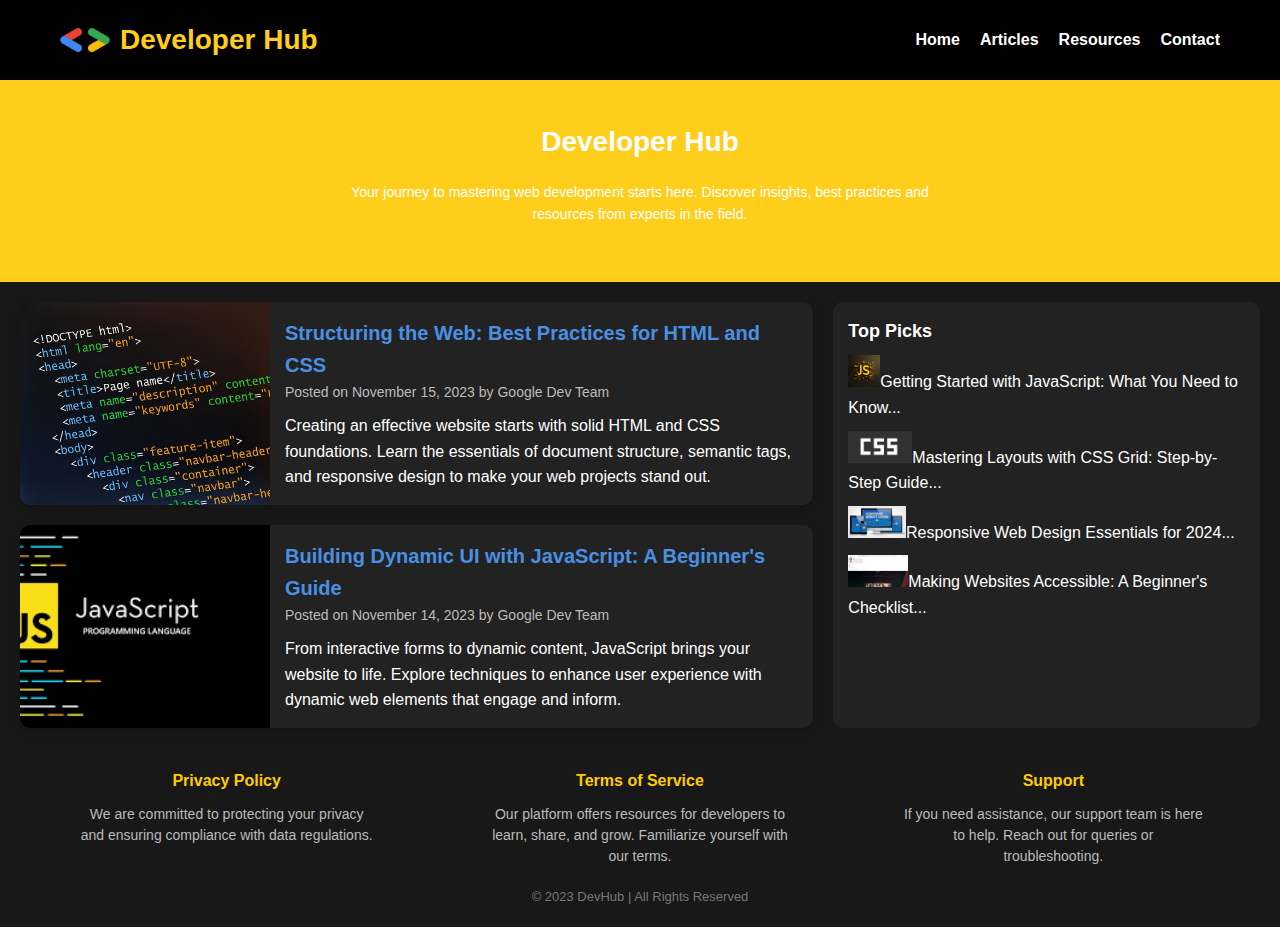
<file: Project/index.html>
<!DOCTYPE html>
<html lang="en">

<head>
    <meta charset="UTF-8">
    <meta name="viewport" content="width=device-width, initial-scale=1.0">
    <title>Google-Themed Developer Hub</title>
    <link rel="stylesheet" href="styles.css">
</head>

<body>
    <header>
        <nav class="navbar">
            <div class="navbar--container">
                <div class="logo-container">
                    <img src="assets/images/GDG-LOGO.png" alt="Logo" class="logo-img">
                    <p>Developer Hub</p>
                </div>
                <ul class="nav-links-container">
                    <li><a href="#">Home</a></li>
                    <li><a href="#">Articles</a></li>
                    <li><a href="#">Resources</a></li>
                    <li><a href="#">Contact</a></li>
                </ul>
            </div>
        </nav>
        <section class="header-banner-container">
            <h1>Developer Hub</h1>
            <p>Your journey to mastering web development starts here. Discover insights, best practices and <br>
                resources from experts in the field.</p>
        </section>
    </header>

    <main>
        <section class="articles-section">
            <div class="article-card">
                <img src="assets/images/post1.jpg"HTML and CSS">
                <div class="article-content">
                    <h2>Structuring the Web: Best Practices for HTML and CSS</h2>
                    <p class="article-meta">Posted on November 15, 2023 by Google Dev Team</p>
                    <p>Creating an effective website starts with solid HTML and CSS foundations. Learn the essentials of
                        document structure, semantic tags, and responsive design to make your web projects stand out.
                    </p>
                </div>
            </div>
            <div class="article-card">
                <img src="assets/images/post2.png" alt="JavaScript">
                <div class="article-content">
                    <h2>Building Dynamic UI with JavaScript: A Beginner's Guide</h2>
                    <p class="article-meta">Posted on November 14, 2023 by Google Dev Team</p>
                    <p>From interactive forms to dynamic content, JavaScript brings your website to life. Explore
                        techniques to enhance user experience with dynamic web elements that engage and inform.</p>
                </div>
            </div>
        </section>
        <aside class="sidebar">
            <h3>Top Picks</h3>
            <ul>
                <li><img src="assets/images/aside1.jpg" alt=""><a href="#">Getting Started with JavaScript: What You Need to Know...</a></li>
                <li><img src="assets/images/aside2.png" alt=""><a href="#">Mastering Layouts with CSS Grid: Step-by-Step Guide...</a></li>
                <li><img src="assets/images/aside3.jpg" alt=""><a href="#">Responsive Web Design Essentials for 2024...</a></li>
                <li><img src="assets/images/aside4.png" alt=""><a href="#">Making Websites Accessible: A Beginner's Checklist...</a></li>
            </ul>
        </aside>
    </main>

    <footer>
        <div class="footer-container">
            <div class="footer-section">
                <h4>Privacy Policy</h4>
                <p>We are committed to protecting your privacy and ensuring compliance with data regulations.</p>
            </div>
            <div class="footer-section">
                <h4>Terms of Service</h4>
                <p>Our platform offers resources for developers to learn, share, and grow. Familiarize yourself with our
                    terms.</p>
            </div>
            <div class="footer-section">
                <h4>Support</h4>
                <p>If you need assistance, our support team is here to help. Reach out for queries or troubleshooting.
                </p>
            </div>
        </div>
        <p class="footer-bottom">© 2023 DevHub | All Rights Reserved</p>
    </footer>
</body>

</html>
</file>
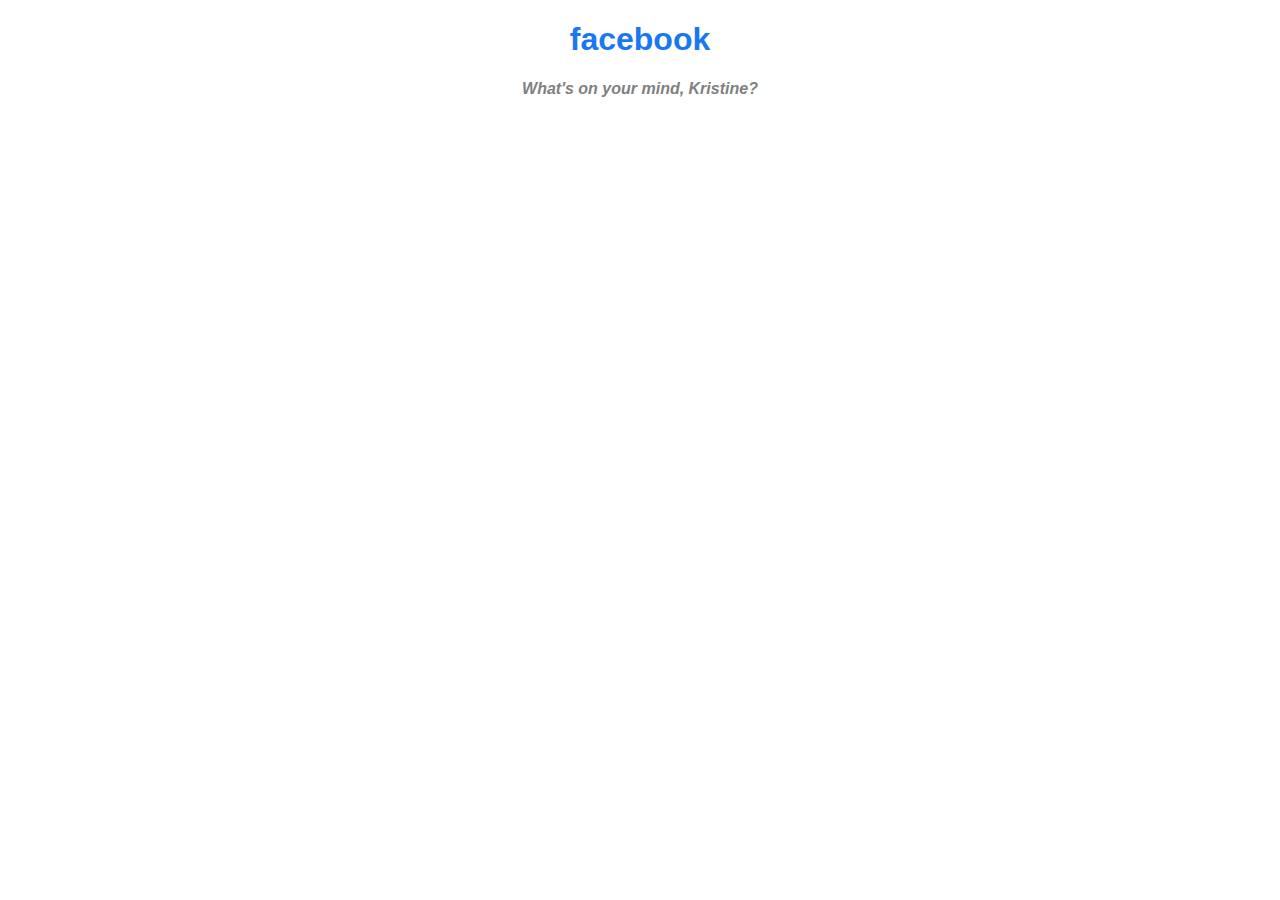
<file: Assignments-Exercises/CSS-Assignments/CSS-1.html>
<!DOCTYPE html>
<html lang="en">
<!-- Facebook Logo Styling -->
    <head>
        <meta charset="UTF-8">
        <meta name="viewport" content="width=device-width, initial-scale=1.0">
        <title>Facebook Logo Text</title>
        <link rel="stylesheet" href="./CSS-1.css">
    </head>

    <body>
        <h1>facebook</h1>
        <p>What's on your mind, Kristine?</p>
    </body>

</html>
</file>
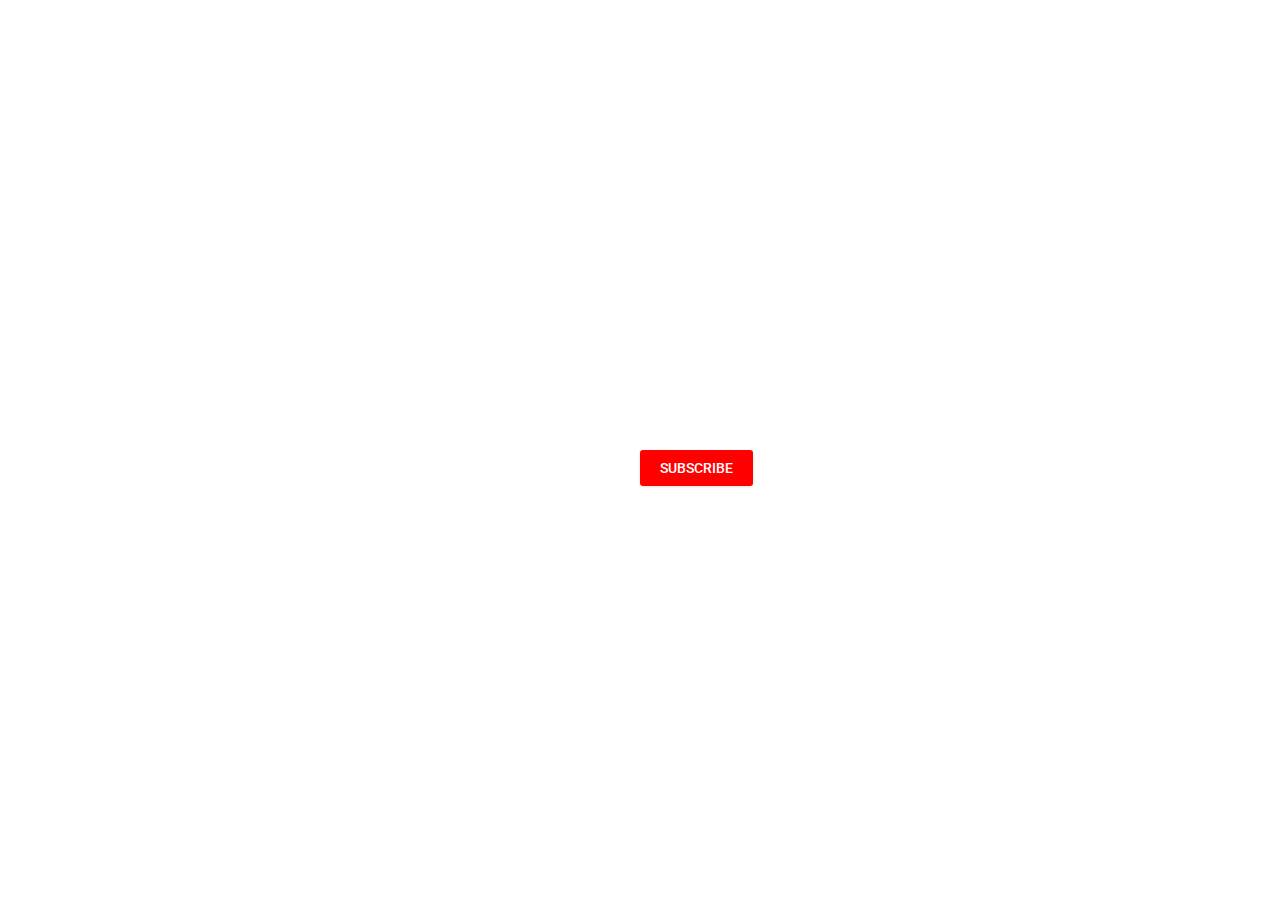
<file: Assignments-Exercises/CSS-Assignments/CSS-2.html>
<!DOCTYPE html>
<html lang="en">
<!-- Basic Button Styling -->
<head>
    <meta charset="UTF-8">
    <meta name="viewport" content="width=device-width, initial-scale=1.0">
    <link rel = "stylesheet" href = "./CSS-2.css">
    <link rel="preconnect" href="https://fonts.googleapis.com">
    <link rel="preconnect" href="https://fonts.gstatic.com" crossorigin>
    <link href="https://fonts.googleapis.com/css2?family=Roboto:ital,wght@0,100;0,300;0,400;0,500;0,700;0,900;1,100;1,300;1,400;1,500;1,700;1,900&display=swap" rel="stylesheet">
    <title>Button Styling</title>
</head>
<body>
    <div style =
    "position: absolute;
    left: 50%;
    right: 50%;
    top: 50%;">
        <button class = "subscribe-button">
            SUBSCRIBE
        </button>
    </div>
</body>
</html>
</file>
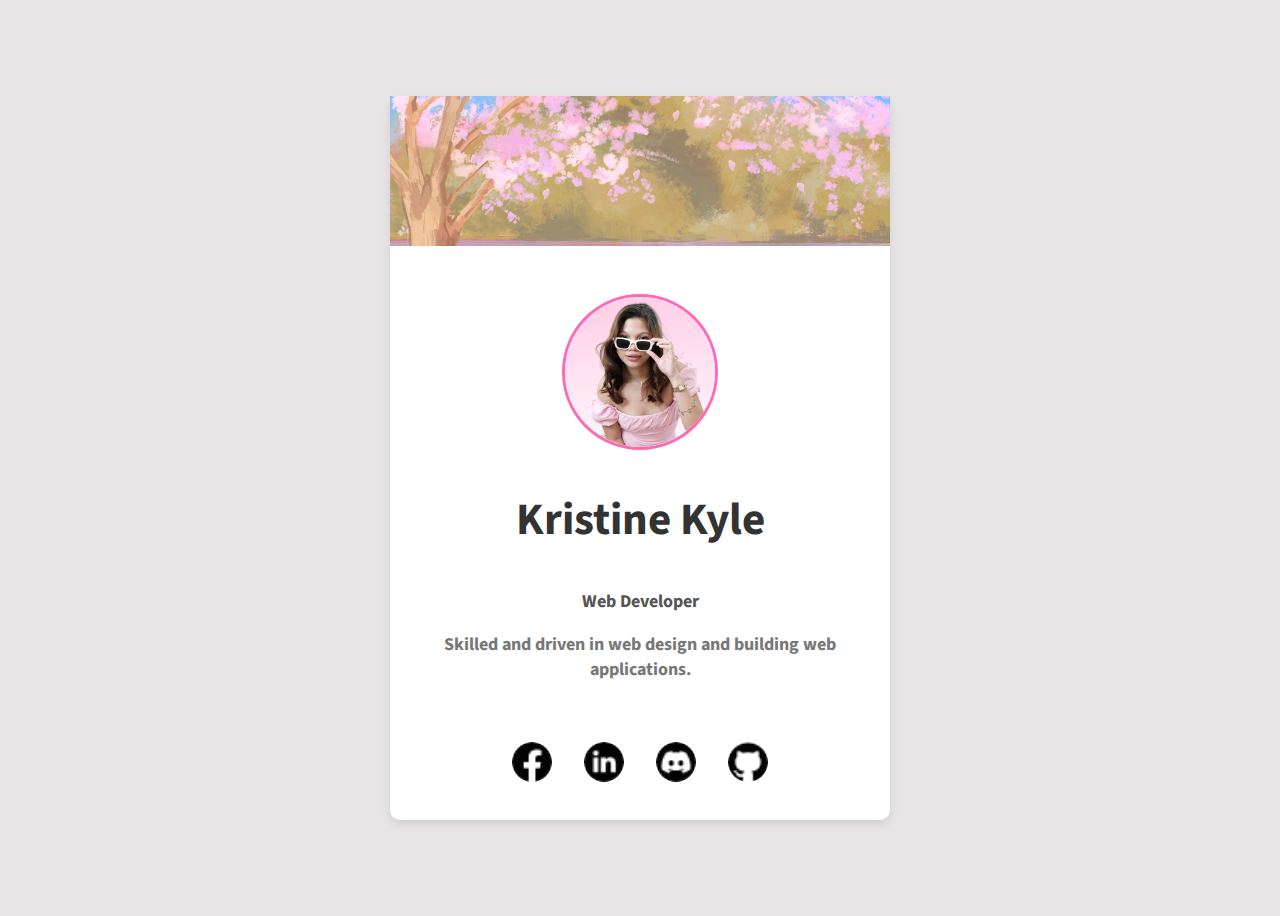
<file: Assignments-Exercises/CSS-Assignments/CSS-3.html>
<!DOCTYPE html>
<html lang="en">
<head>
    <meta charset="UTF-8">
    <meta name="viewport" content="width=device-width, initial-scale=1.0">
    <title>Profile Card</title>
    <link rel="stylesheet" href="./CSS-3.css">
    <link rel="preconnect" href="https://fonts.googleapis.com">
    <link rel="preconnect" href="https://fonts.gstatic.com" crossorigin>
    <link href="https://fonts.googleapis.com/css2?family=Source+Sans+3:ital,wght@0,200..900;1,200..900&display=swap" rel="stylesheet">
</head>
<body>
    <div class="profile-card">
        <div class="cover-photo">
            <img src="/Assets/Images/cover-pic.png" alt="Cover Photo">
        </div>
        <div class="profile-content">
            <div class="profile-picture">
                <img src="/Assets\Images\prof-pic.png" alt="Profile Picture">
            </div>
            <div class="profile-info">
                <h2>Kristine Kyle</h2>
                <p class="title">Web Developer</p>
                <p class="bio">Skilled and driven in web design and building web applications.</p>
            </div>
        </div>
        <div class="social">
            <ul>
                <li><a href="https://facebook.com" target="_blank"><img src="/Assets/Images/facebook.png" alt="Facebook"></a></li>
                <li><a href="https://linkedin.com" target="_blank"><img src="/Assets/Images/linked.png" alt="LinkedIn"></a></li>
                <li><a href="https://discord.com" target="_blank"><img src="/Assets/Images/discord.png" alt="Discord"></a></li>
                <li><a href="https://github.com" target="_blank"><img src="/Assets/Images/github.png" alt="GitHub"></a></li>
            </ul>
        </div>        
    </div>
</body>
</html>
</file>
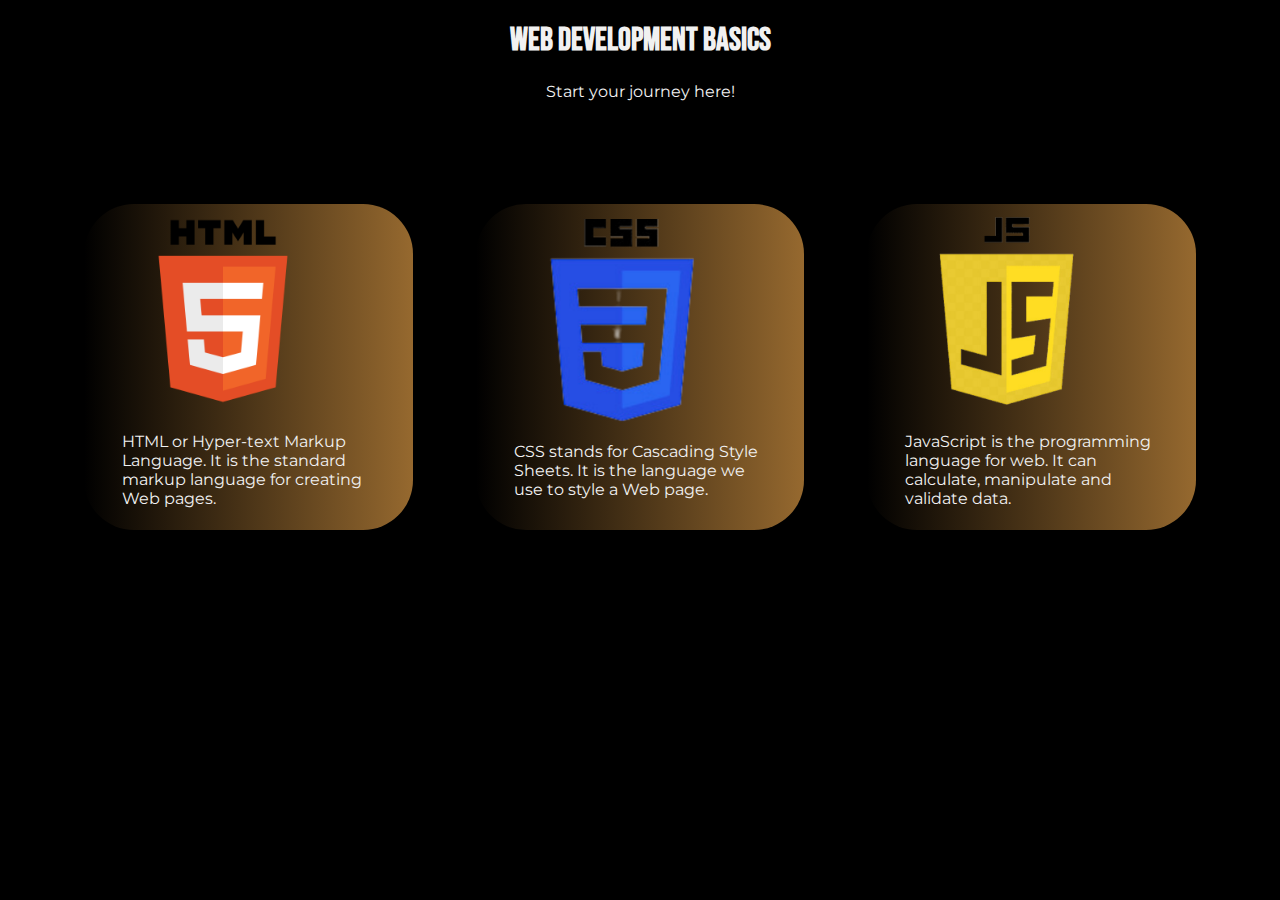
<file: Assignments-Exercises/CSS-Assignments/CSS-4.html>
<!DOCTYPE html>
<html lang="en">
<head>
    <meta charset="UTF-8">
    <meta name="viewport" content="width=device-width, initial-scale=1.0">
    <link rel="stylesheet" href="CSS-4.css">
    <link rel="preconnect" href="https://fonts.googleapis.com">
    <link rel="preconnect" href="https://fonts.gstatic.com" crossorigin>
    <link href="https://fonts.googleapis.com/css2?family=Source+Sans+3:ital,wght@0,200..900;1,200..900&display=swap" rel="stylesheet">
    
    <!-- Font Links -->
    <link href="https://fonts.googleapis.com/css2?family=Bebas+Neue&display=swap" rel="stylesheet">
    <link href="https://fonts.googleapis.com/css2?family=Montserrat:wght@400;500;700&display=swap" rel="stylesheet">
    <link href="https://fonts.googleapis.com/css2?family=Source+Sans+3:ital,wght@0,200..900;1,200..900&display=swap" rel="stylesheet">
      
    <title>Flexbox Layout</title>
</head>
<body>
    <h1>Web Development Basics</h1>
    <p id="subtitle">Start your journey here!</p>

    <div class="flexboxContainer">

            <div id="box1">
                <a href="https://www.w3schools.com/html/html_intro.asp" target="_blank">

                    <img src="/Assets/Images/3.png" alt="html logo.png">
                    <p>HTML or Hyper-text Markup Language. It is the standard markup language for creating Web pages.</p>
                </a>
            </div>

            <div id = "box2">
                <a href="https://www.w3schools.com/css/default.asp" target="_blank">

                    <img src="/Assets/Images/2.png" alt="css logo.png">
                    <p>CSS stands for Cascading Style Sheets. It is the language we use to style a Web page.</p>
                </a>
            </div>

            <div id = "box3">
                <a href="https://www.w3schools.com/js/default.asp" target="_blank">
                    <img src="/Assets/Images/1.png" alt="js logo.png">
                    <p>JavaScript is the programming language for web. It can calculate, manipulate and validate data.</p>
                </a>
            </div>
            
    </div>
        
</body>
</html>
</file>
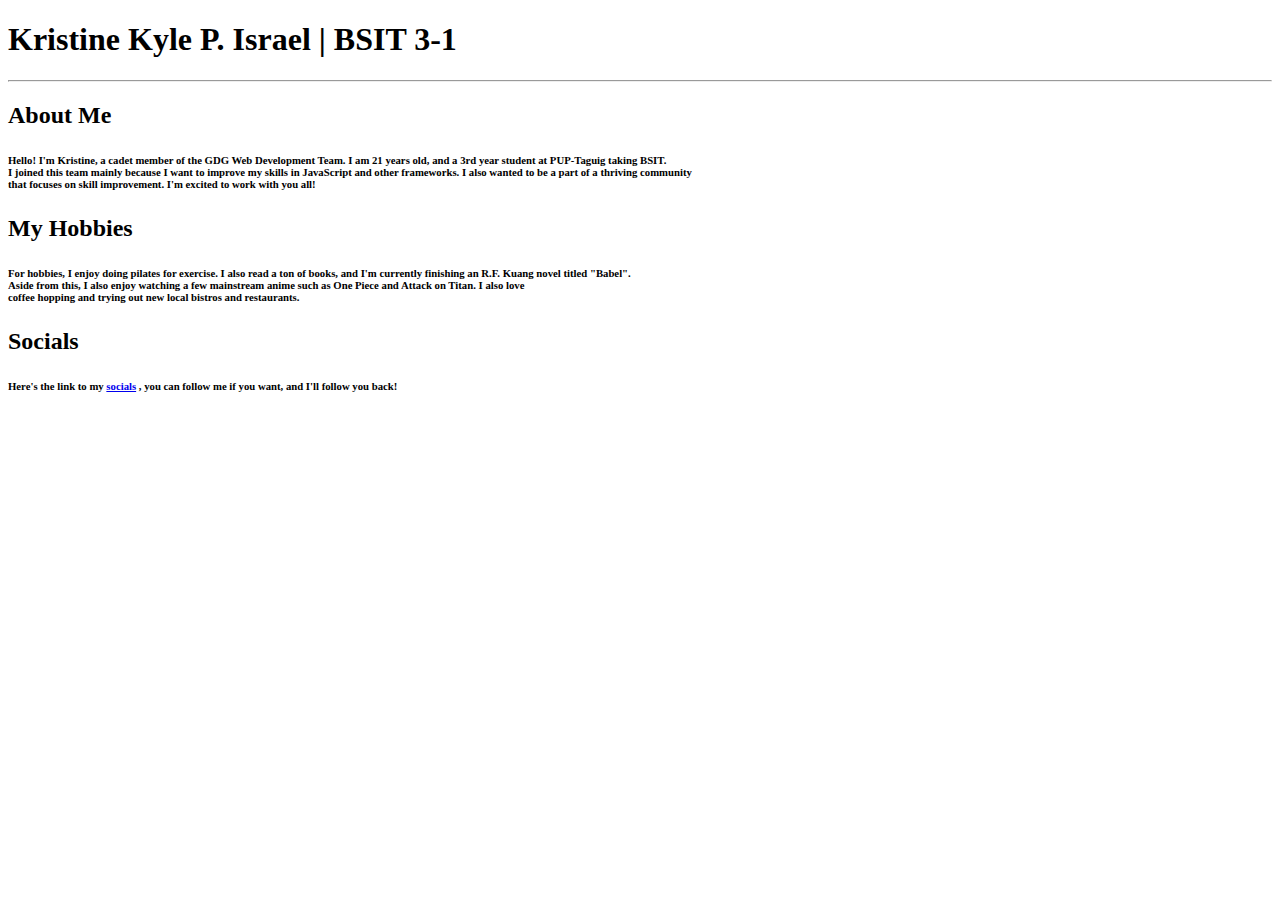
<file: Assignments-Exercises/HTML-Assignments/HTML-2.html>
<!DOCTYPE html>
<html lang="en">
<head>
    <meta charset="UTF-8">
    <meta name="viewport" content="width=device-width, initial-scale=1.0">
    <title>Kristine Kyle P. Israel</title>
</head>
<body>
    <h1>Kristine Kyle P. Israel | BSIT 3-1</h1>
    <hr></hr>
    <h2>About Me</h2>
    <h6>
        <p>Hello! I'm Kristine, a cadet member of the GDG Web Development Team. I am 21 years old, and a 3rd year student at PUP-Taguig taking BSIT. <br>
        I joined this team mainly because I want to improve my skills in JavaScript and other frameworks. I also wanted to be a part of a thriving community <br>
        that focuses on skill improvement. I'm excited to work with you all! <br>
        </p>
</h6>

    <h2>My Hobbies</h2>
    <h6>
        <p>For hobbies, I enjoy doing pilates for exercise. I also read a ton of books, and I'm currently finishing an R.F. Kuang novel titled "Babel". <br>
            Aside from this, I also enjoy watching a few mainstream anime such as One Piece and Attack on Titan. I also love <br>
            coffee hopping and trying out new local bistros and restaurants. 
        </p>
    </h6>

    <h2>Socials</h2>
    <h6><p>Here's the link to my <a href="https://www.facebook.com/kristinekyleee/"> socials</a>
        , you can follow me if you want, and I'll follow you back!</p></h6>
</body>
</html>
</file>
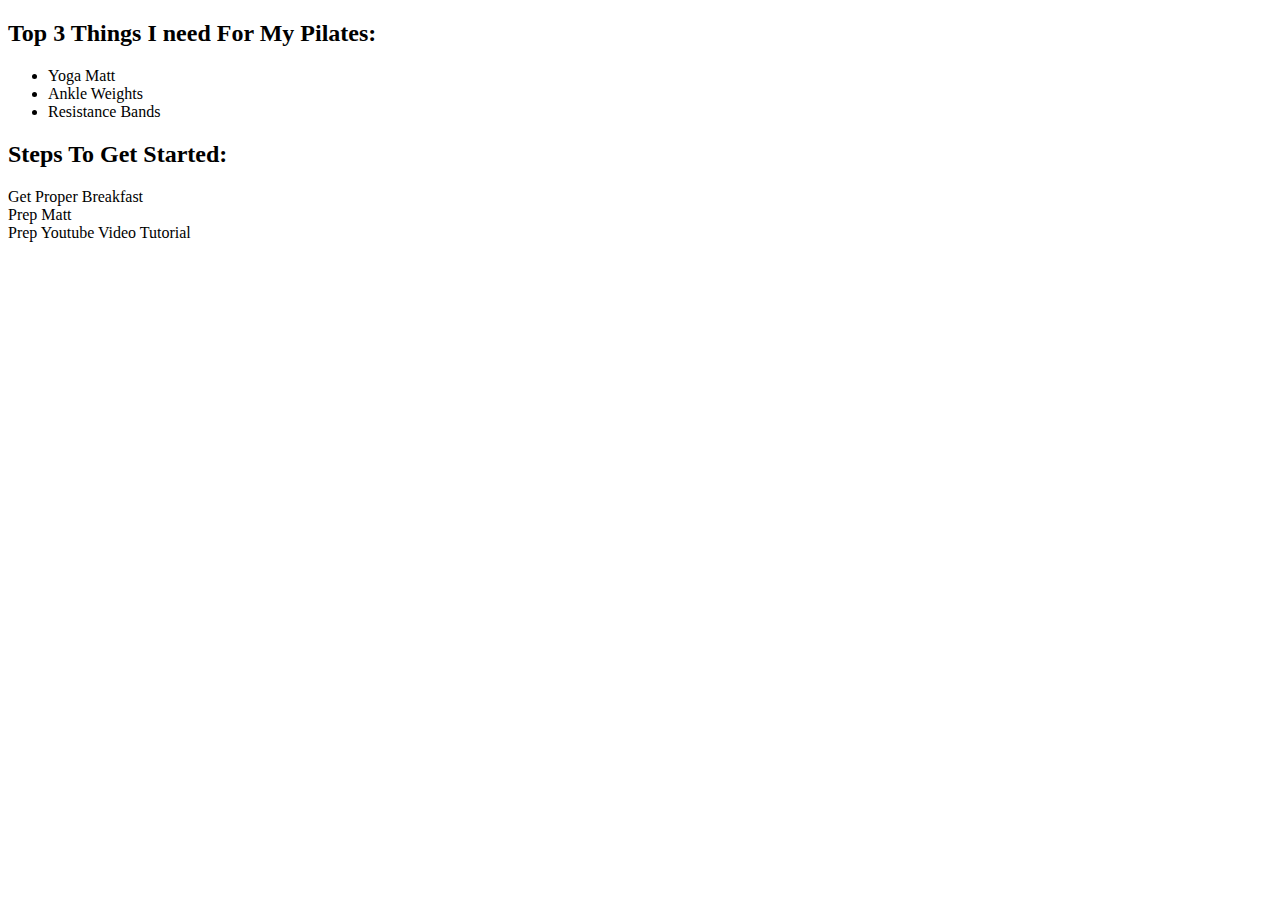
<file: Assignments-Exercises/HTML-Assignments/HTML-4.html>
<!DOCTYPE html>
<html lang="en">
<head>
    <meta charset="UTF-8">
    <meta name="viewport" content="width=device-width, initial-scale=1.0">
    <title>Favorite Lists</title>
</head>
<body>
    <h2>Top 3 Things I need For My Pilates:</h2>
    <ul>
        <li>Yoga Matt</li>
        <li>Ankle Weights</li>
        <li>Resistance Bands</li>
    </ul>
    <h2>Steps To Get Started:</h2>
    <li>Get Proper Breakfast</li>
    <li>Prep Matt</li>
    <li>Prep Youtube Video Tutorial</li>
</body>
</html>
</file>
<file: Project/styles.css>
* {
    margin: 0;
    padding: 0;
    box-sizing: border-box;
}

body {
    font-family: Arial, sans-serif;
    line-height: 1.6;
    color: #333;
    background-color: #f9f9f9;
    scroll-behavior: smooth;
}


.navbar {
    background-color: black;
    color: white;
    padding: 15px;
    box-shadow: 5px 10px #888888;
}


.navbar--container {
    display: flex;
    align-items: center;
    justify-content: flex-start; 
    max-width: 1200px;
    margin: auto;
    padding: 0 20px;
}


.logo-container {
    display: flex;
    align-items: center;
    gap: 10px;
}

.logo-container img {
    height: 50px;
    width: 50px;
    border-radius: 1.5rem;
    object-fit: contain;
}

.logo-container p {
    font-size: 28px;
    color: #FFCE1B;
    font-weight: bold;
}


.nav-links-container {
    list-style: none;
    display: flex;
    gap: 20px;
    margin-left: auto;  
}

.nav-links-container a {
    color: white;
    text-decoration: none;
    font-weight: bold;
    transition: 0.3s;
}

.nav-links-container a:hover {
    color: #FFCE1B;
}

/* header banner */
.header-banner-container {
    text-align: center;
    padding: 40px;
    background-color: #FFCE1B;
}

.header-banner-container h1{
    font-size: 28px;
    font-weight: bold;
    margin-bottom: 1rem;
    color: white;
}

.header-banner-container p{
    font-size: 14px;
    font-weight: normal;
    margin-bottom: 1rem;
    color: white;
}

main {
    display: flex;
    gap: 20px;
    padding: 20px;
    background-color: #181818;
    color: white;
    flex-wrap: wrap;
}

.articles-section {
    flex: 2;
    display: flex;
    flex-direction: column;
    gap: 20px;
}

.article-card {
    display: flex;
    background-color: #222;
    border-radius: 10px;
    overflow: hidden;
    box-shadow: 0 4px 8px rgba(0, 0, 0, 0.2);
}

.article-card img {
    width: 250px;
    object-fit: cover;
}

.article-content {
    padding: 15px;
}

.article-content h2 {
    font-size: 20px;
    color: #4A90E2;
}

.article-meta {
    font-size: 14px;
    color: #bbb;
    margin-bottom: 10px;
}

.sidebar {
    flex: 1;
    background-color: #222;
    padding: 15px;
    border-radius: 10px;
}

.sidebar h3 {
    font-size: 18px;
    margin-bottom: 10px;
}

.sidebar ul {
    list-style: none;
    padding: 0;
}

.sidebar li {
    margin-bottom: 10px;
}

.sidebar img{
    height: 32px;
    gap: 1rem;
}

.sidebar a {
    color: white;
    text-decoration: none;
   
}

.sidebar a:hover {
    text-decoration: underline;
}

footer {
    background-color: #181818;
    color: #bbb;
    padding: 20px;
    text-align: center;
}

.footer-container {
    display: flex;
    justify-content: space-around;
    text-align: center;
    padding-bottom: 10px;
}

.footer-section {
    max-width: 300px;
}

.footer-section h4 {
    color: #ffcc00;
    font-weight: bold;
    margin-bottom: 10px;
}

.footer-section p {
    font-size: 14px;
    line-height: 1.5;
}

.footer-bottom {
    font-size: 13px;
    margin-top: 10px;
    color: #777;
}

@media (max-width: 768px) {
  
    .navbar--container {
        flex-direction: column;
        align-items: center;
        text-align: center;
    }

    .nav-links-container {
        flex-direction: column;
        align-items: center;
        gap: 10px;
        margin-top: 10px;
    }

    .nav-links-container li {
        width: 100%;
        text-align: center; 
    }

    .header-banner-container {
        padding: 20px;
    }

   
    main {
        flex-direction: column;
        padding: 10px;
    }

    .articles-section {
        width: 100%;
    }

    .article-card {
        flex-direction: column;
        text-align: center;
    }

    .article-card img {
        width: 100%;
        height: auto;
    }

    .article-content {
        padding: 10px;
    }

    
    .top-picks {
        width: 100%;
        text-align: center;
    }

    .top-picks ul {
        padding: 0;
    }

    .top-picks li {
        display: flex;
        flex-direction: column;
        align-items: center;
        text-align: center;
    }

    .top-picks img {
        margin-bottom: 5px;
    }

    
    .footer-container {
        flex-direction: column;
        align-items: center;
        text-align: center;
    }

    .footer-section {
        margin-bottom: 15px;
    }
}
</file>
<file: Assignments-Exercises/CSS-Assignments/CSS-1.css>
h1{
    color: #1877f2; 
    text-align: center;
    font-family: sans-serif;
}
p{
    font-family: sans-serif;
    text-align: center;
    font-style: italic;
    font-weight: bold;
    color: gray;
    font-size: 20x;
}
</file>
<file: Assignments-Exercises/CSS-Assignments/CSS-2.css>
.subscribe-button{
    background-color: #ff0000;
    color: #ffffff;
    font-family: 'Roboto', sans-serif;
    font-size: 14px;
    font-weight: 500;
    text-transform: uppercase;
    padding: 10px 20px;
    border: none;
    border-radius: 3px;
    cursor: pointer;
    box-shadow: 0 1px 3px rgba(0, 0, 0, 0.12);
    transition: all 0.2s ease-in-out;
    outline: none;
}

.subscribe-button:hover{
   background-color: #cc0000;
   box-shadow: (0 4px 6px rgba(0, 0, 0, 0.2));
   transform: scale(1.05);
}

.subscribe-button:active{
    background-color: #990000;
    transform: scale(0.98);
    box-shadow:  (0 1px 3px rgba(0, 0, 0, 0.12));
}
</file>
<file: Assignments-Exercises/CSS-Assignments/CSS-3.css>
body{
    font-family: 'Source Sans 3';
    background-color: #d7d4d49c;
    display: flex;
    justify-content: center;
    align-items: center;
    height: 100vh;
}

.profile-card{
    width: 500px;
    background-color:  #ffffff;
    border-radius: 10px;
    box-shadow: 0 4px 10px rgba(0, 0, 0, 0.1);
    text-align: center;
}


.cover-photo img{
    width: 100%;
    height: 150px;
    object-fit: cover;
}

.profile-content{
    padding: 10px 20px;
    position: relative;
    margin-top: 2rem;
}

.profile-picture{
    width: 150px;
    height: 150px;
    border: 3px solid #FF69B4;
    border-radius: 50%;
    margin: 0 auto;
    overflow: hidden;
    background-color: #ffffff;
    position: relative;
    z-index: 2;
}

.profile-picture img{
    width: 100%;
    height: 100%;
    object-fit: cover;
}

.profile-info{
    font-size: 30px;
    font-weight: bold;
    margin: 10px 0 5px;
    color: #333333;
}

.profile-info .title{
    font-size: 18px;
    color: #555555;
    margin: 5px 0;
}

.profile-info .bio{
    font-size: 18px;
    color: #777777;
    margin-top: 18px;
}

.social{
    margin: 2rem;
}

.social ul{
    display: flex;
    justify-content: center;
    padding: 0;
    margin: 0;
    list-style: none;
    gap: 2rem;
}

.social li{
    display: inline-block;
}

.social a{
    display: inline-block;
    width: 40px;
    height: 40px;
    border-radius: 50%;
    overflow: hidden;
}

.social img{
    width: 100%;
    height: 100%;
}
</file>
<file: Assignments-Exercises/CSS-Assignments/CSS-4.css>
body{
    background-color: black;
    font-family: "Source Sans 3", sans-serif;
}
h1{
    text-align: center;
    font-family: "Bebas Neue", sans-serif;
    color: #f1f1f1;
}
#subtitle{
    font-family: "Montserrat", sans-serif;
    text-align: center;
    color: #f1f1f1;
}
.flexboxContainer {
    width: 100%;
    height: 500px;
    display: flex;
    flex-direction: row;
    align-items: center;
    justify-content: center;
    gap: 5%;
}
.flexboxContainer > div{
    width: 20%;
    height: 50%;
    background-image: linear-gradient(to right, rgba(12,62,224,0), rgb(150, 105,47));
    display: flex;
    flex-direction: column;
    align-items: center;
    justify-content: center;
    gap: 5%;
    padding: 3%;
    transition-duration: 0.3s;
    cursor: pointer;
    border-radius: 50px;
}

.flexboxContainer > div a{
    text-decoration: none;
    align-items: center;
    font-family: "Montserrat", sans-serif;
}

.flexboxContainer > div img{
    width: 80%;
}

.flexboxContainer > div p{
    color: #f1f1f1;
}

.flexboxContainer > div:hover{
    background-color: blue;
    box-shadow: 0 4px 10px rgba(0, 0, 0, 0.1);;
}
</file>
